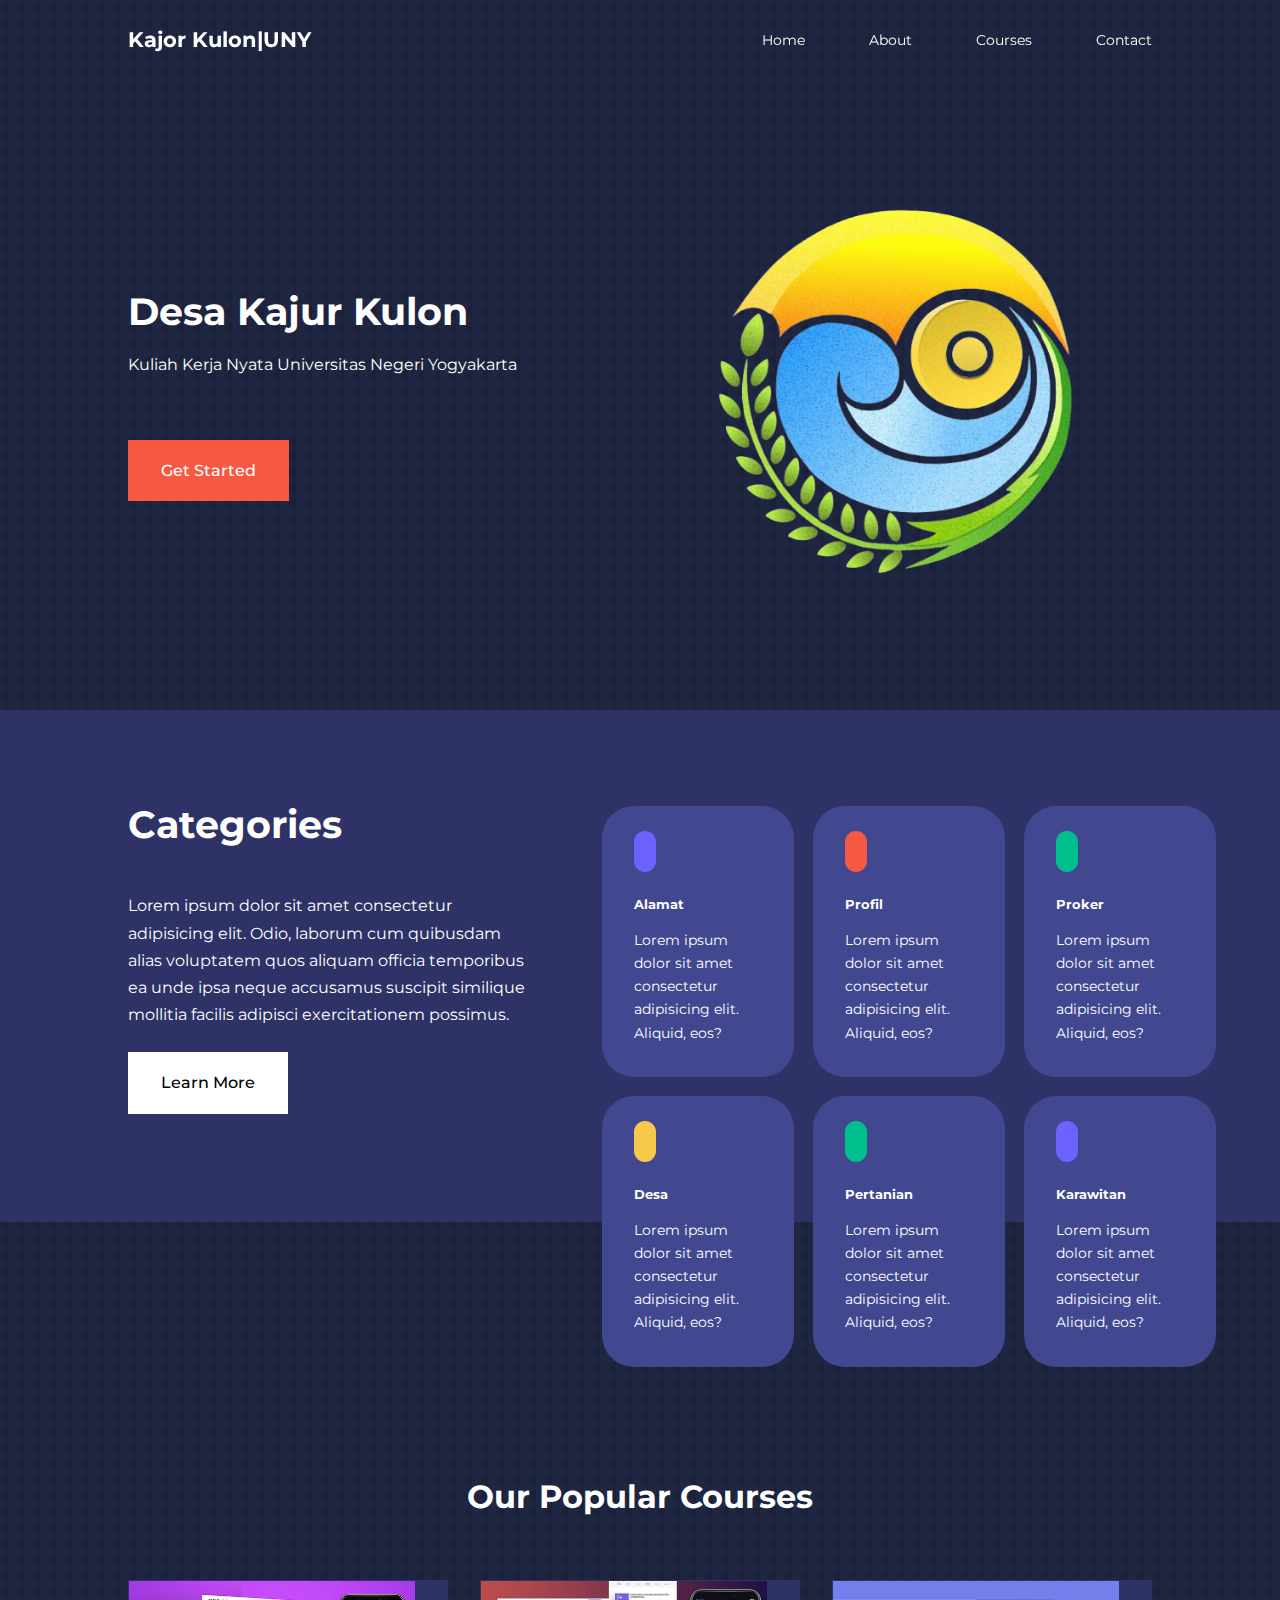
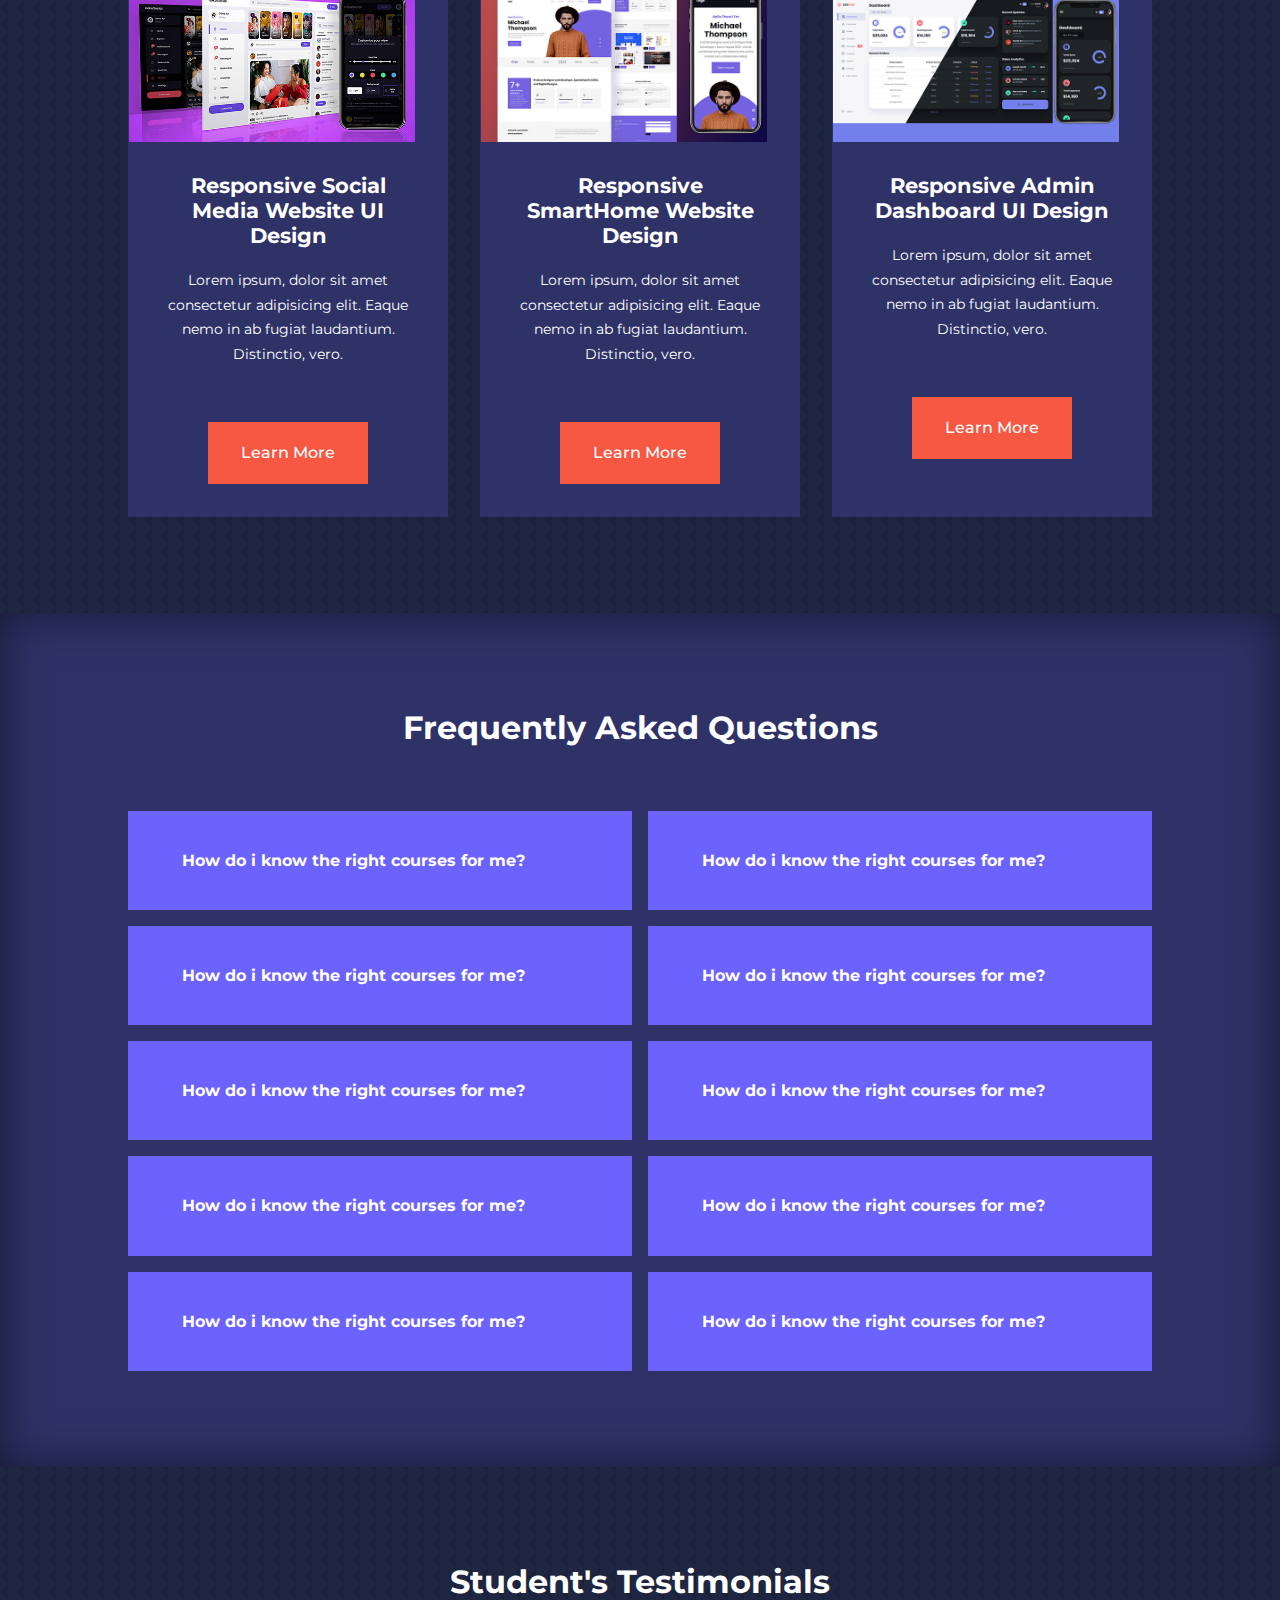
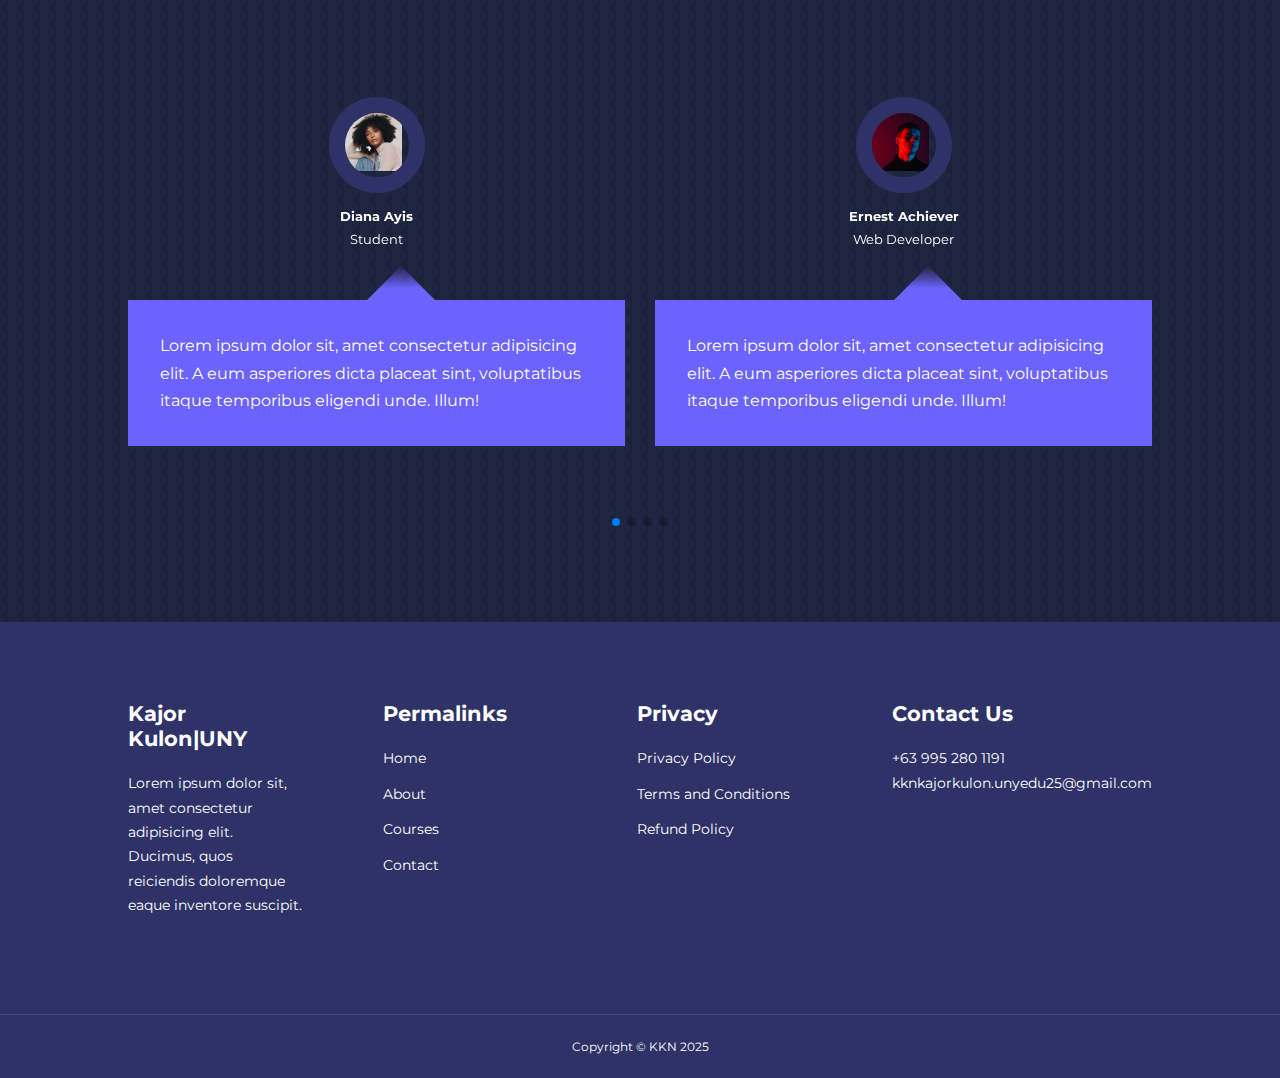
<file: index.html>
<!DOCTYPE html>
<html lang="en">

<head>
    <meta charset="UTF-8">
    <meta name="viewport" content="width=device-width, initial-scale=1.0">
    <title>Responsive School Website via HTML CSS JS</title>
    <!-- Styles, Icons, Fonts, Animations -->
    <link rel="stylesheet" href="./css/style.css">
    <link rel="stylesheet" href="https://unicons.iconscout.com/release/v4.0.8/css/line.css">
    <link rel="preconnect" href="https://fonts.googleapis.com">
    <link rel="preconnect" href="https://fonts.gstatic.com" crossorigin>
    <link href="https://fonts.googleapis.com/css2?family=Montserrat:wght@400;500;600;700;800;900&display=swap"
        rel="stylesheet">
    <link rel="stylesheet" href="https://cdn.jsdelivr.net/npm/swiper@10/swiper-bundle.min.css" />
    <style>
        body {
            background-image: url("./images/bg-texture.png");
        }
    </style>
</head>

<body>
    <nav>
        <div class="container nav__container">
            <a href="">
                <h4>Kajor Kulon|UNY</h4>
            </a>
            <ul class="nav__menu">
                <li><a href="index.html">Home</a></li>
                <li><a href="about.html">About</a></li>
                <li><a href="courses.html">Courses</a></li>
                <li><a href="contact.html">Contact</a></li>
            </ul>
            <button id="open-menu-btn" ><i class="uil uil-bars"></i></button>
            <button id="close-menu-btn"><i class="uil uil-multiply"></i></i></button>
        </div>
    </nav>
    <!-- end of navbar -->
    <header>
        <div class="container header__container">

            <div class="header__left">
                <h1>Desa Kajur Kulon</h1>
                <p>Kuliah Kerja Nyata Universitas Negeri Yogyakarta</p>
                <a href="courses.html" class="btn btn-primary">Get Started</a>
            </div>

            <div class="header__right">
                <div class="header__right-image">
                    <img src="./images/WhatsApp_Image_2025-05-11_at_19.53.37-removebg-preview.png" alt="header-banner">
                </div>
            </div>
            
        </div>
    </header>
    <!-- end of header -->

    <section class="categories">
        <div class="container categories__container">
            <div class="categories-left">
                <h1>Categories</h1>
                <p>Lorem ipsum dolor sit amet consectetur adipisicing elit. Odio, laborum cum quibusdam alias voluptatem quos aliquam officia temporibus ea unde ipsa neque accusamus suscipit similique mollitia facilis adipisci exercitationem possimus.</p>
                <a href="#" class="btn">Learn More</a>
            </div>

            <div class="categories__right">

                <article class="category">
                    <span class="category__icon"><i class="uil uil-html5-alt"></i></span>
                    <h5>Alamat</h5>
                    <p>Lorem ipsum dolor sit amet consectetur adipisicing elit. Aliquid, eos?</p>
                </article>

                <article class="category">
                    <span class="category__icon"><i class="uil uil-css3-simple"></i></span>
                    <h5>Profil</h5>
                    <p>Lorem ipsum dolor sit amet consectetur adipisicing elit. Aliquid, eos?</p>
                </article>

                <article class="category">
                    <span class="category__icon"><i class="uil uil-java-script"></i></span>
                    <h5>Proker</h5>
                    <p>Lorem ipsum dolor sit amet consectetur adipisicing elit. Aliquid, eos?</p>
                </article>

                <article class="category">
                    <span class="category__icon"><i class="uil uil-react"></i></span>
                    <h5>Desa</h5>
                    <p>Lorem ipsum dolor sit amet consectetur adipisicing elit. Aliquid, eos?</p>
                </article>

                <article class="category">
                    <span class="category__icon"><i class="uil uil-browser"></i></i></span>
                    <h5>Pertanian</h5>
                    <p>Lorem ipsum dolor sit amet consectetur adipisicing elit. Aliquid, eos?</p>
                </article>

                <article class="category">
                    <span class="category__icon"><i class="uil uil-step-forward"></i></span>
                    <h5>Karawitan</h5>
                    <p>Lorem ipsum dolor sit amet consectetur adipisicing elit. Aliquid, eos?</p>
                </article>
            </div>
        </div>
    </section>
    <!-- end of categories -->

    <section class="courses">
        <h2>Our Popular Courses</h2>
        <div class="container courses__container">

            <article class="course">
                <div class="course__image">
                    <img src="./images/course1.jpg" alt="course1">
                </div>
                <div class="course__info">
                    <h4>Responsive Social Media Website UI Design</h4>
                    <p>Lorem ipsum, dolor sit amet consectetur adipisicing elit. Eaque nemo in ab fugiat laudantium.
                        Distinctio, vero.</p>
                    <a href="courses.html" class="btn btn-primary">Learn More</a>
                </div>
            </article>

            <article class="course">
                <div class="course__image">
                    <img src="./images/course2.jpg" alt="course1">
                </div>
                <div class="course__info">
                    <h4>Responsive SmartHome Website Design</h4>
                    <p>Lorem ipsum, dolor sit amet consectetur adipisicing elit. Eaque nemo in ab fugiat laudantium.
                        Distinctio, vero.</p>
                    <a href="courses.html" class="btn btn-primary">Learn More</a>
                </div>
            </article>

            <article class="course">
                <div class="course__image">
                    <img src="./images/course3.jpg" alt="course1">
                </div>
                <div class="course__info">
                    <h4>Responsive Admin Dashboard UI Design</h4>
                    <p>Lorem ipsum, dolor sit amet consectetur adipisicing elit. Eaque nemo in ab fugiat laudantium.
                        Distinctio, vero.</p>
                    <a href="courses.html" class="btn btn-primary">Learn More</a>
                </div>
            </article>
        </div>
    </section>
    <!-- end of courses section -->
    <section class="faqs">
        <h2>Frequently Asked Questions</h2>
        <div class="container faqs__container">

            <article class="faq">
                <div class="faq__icon"><i class="uil uil-plus"></i></div>
                <div class="question__answer">
                    <h4>How do i know the right courses for me?</h4>
                    <p>Lorem ipsum dolor, sit amet consectetur adipisicing elit. Repellendus praesentium quae dolores
                        culpa est maiores, molestias aspernatur. Itaque, voluptas iure. Magni fuga aliquam inventore
                        velit in ullam ducimus sapiente voluptates!</p>
                </div>
            </article>

            <article class="faq">
                <div class="faq__icon"><i class="uil uil-plus"></i></div>
                <div class="question__answer">
                    <h4>How do i know the right courses for me?</h4>
                    <p>Lorem ipsum dolor, sit amet consectetur adipisicing elit. Repellendus praesentium quae dolores
                        culpa est maiores, molestias aspernatur. Itaque, voluptas iure. Magni fuga aliquam inventore
                        velit in ullam ducimus sapiente voluptates!</p>
                </div>
            </article>

            <article class="faq">
                <div class="faq__icon"><i class="uil uil-plus"></i></div>
                <div class="question__answer">
                    <h4>How do i know the right courses for me?</h4>
                    <p>Lorem ipsum dolor, sit amet consectetur adipisicing elit. Repellendus praesentium quae dolores
                        culpa est maiores, molestias aspernatur. Itaque, voluptas iure. Magni fuga aliquam inventore
                        velit in ullam ducimus sapiente voluptates!</p>
                </div>
            </article>

            <article class="faq">
                <div class="faq__icon"><i class="uil uil-plus"></i></div>
                <div class="question__answer">
                    <h4>How do i know the right courses for me?</h4>
                    <p>Lorem ipsum dolor, sit amet consectetur adipisicing elit. Repellendus praesentium quae dolores
                        culpa est maiores, molestias aspernatur. Itaque, voluptas iure. Magni fuga aliquam inventore
                        velit in ullam ducimus sapiente voluptates!</p>
                </div>
            </article>

            <article class="faq">
                <div class="faq__icon"><i class="uil uil-plus"></i></div>
                <div class="question__answer">
                    <h4>How do i know the right courses for me?</h4>
                    <p>Lorem ipsum dolor, sit amet consectetur adipisicing elit. Repellendus praesentium quae dolores
                        culpa est maiores, molestias aspernatur. Itaque, voluptas iure. Magni fuga aliquam inventore
                        velit in ullam ducimus sapiente voluptates!</p>
                </div>
            </article>

            <article class="faq">
                <div class="faq__icon"><i class="uil uil-plus"></i></div>
                <div class="question__answer">
                    <h4>How do i know the right courses for me?</h4>
                    <p>Lorem ipsum dolor, sit amet consectetur adipisicing elit. Repellendus praesentium quae dolores
                        culpa est maiores, molestias aspernatur. Itaque, voluptas iure. Magni fuga aliquam inventore
                        velit in ullam ducimus sapiente voluptates!</p>
                </div>
            </article>

            <article class="faq">
                <div class="faq__icon"><i class="uil uil-plus"></i></div>
                <div class="question__answer">
                    <h4>How do i know the right courses for me?</h4>
                    <p>Lorem ipsum dolor, sit amet consectetur adipisicing elit. Repellendus praesentium quae dolores
                        culpa est maiores, molestias aspernatur. Itaque, voluptas iure. Magni fuga aliquam inventore
                        velit in ullam ducimus sapiente voluptates!</p>
                </div>
            </article>

            <article class="faq">
                <div class="faq__icon"><i class="uil uil-plus"></i></div>
                <div class="question__answer">
                    <h4>How do i know the right courses for me?</h4>
                    <p>Lorem ipsum dolor, sit amet consectetur adipisicing elit. Repellendus praesentium quae dolores
                        culpa est maiores, molestias aspernatur. Itaque, voluptas iure. Magni fuga aliquam inventore
                        velit in ullam ducimus sapiente voluptates!</p>
                </div>
            </article>

            <article class="faq">
                <div class="faq__icon"><i class="uil uil-plus"></i></div>
                <div class="question__answer">
                    <h4>How do i know the right courses for me?</h4>
                    <p>Lorem ipsum dolor, sit amet consectetur adipisicing elit. Repellendus praesentium quae dolores
                        culpa est maiores, molestias aspernatur. Itaque, voluptas iure. Magni fuga aliquam inventore
                        velit in ullam ducimus sapiente voluptates!</p>
                </div>
            </article>

            <article class="faq">
                <div class="faq__icon"><i class="uil uil-plus"></i></div>
                <div class="question__answer">
                    <h4>How do i know the right courses for me?</h4>
                    <p>Lorem ipsum dolor, sit amet consectetur adipisicing elit. Repellendus praesentium quae dolores
                        culpa est maiores, molestias aspernatur. Itaque, voluptas iure. Magni fuga aliquam inventore
                        velit in ullam ducimus sapiente voluptates!</p>
                </div>
            </article>
        </div>
    </section>
    <!-- end of faq section -->
    <section class="container testimonials__container mySwiper">
        <h2>Student's Testimonials</h2>
        <div class="swiper-wrapper">

            <article class="testimonial swiper-slide">
                <div class="avatar">
                    <img src="./images/avatar1.jpg" alt="student-avatar">
                </div>
                <div class="testimonial__info">
                    <h5>Diana Ayis</h5>
                    <small>Student</small>
                </div>
                <div class="testimonial__body">
                    <p>
                        Lorem ipsum dolor sit, amet consectetur adipisicing elit. A eum asperiores dicta placeat sint,
                        voluptatibus itaque temporibus eligendi unde. Illum!
                    </p>
                </div>
            </article>

            <article class="testimonial swiper-slide">
                <div class="avatar">
                    <img src="./images/avatar2.jpg" alt="student-avatar">
                </div>
                <div class="testimonial__info">
                    <h5>Ernest Achiever</h5>
                    <small>Web Developer</small>
                </div>
                <div class="testimonial__body">
                    <p>
                        Lorem ipsum dolor sit, amet consectetur adipisicing elit. A eum asperiores dicta placeat sint,
                        voluptatibus itaque temporibus eligendi unde. Illum!
                    </p>
                </div>
            </article>

            <article class="testimonial swiper-slide">
                <div class="avatar">
                    <img src="./images/avatar3.jpg" alt="student-avatar">
                </div>
                <div class="testimonial__info">
                    <h5>Edem Quist</h5>
                    <small>Student</small>
                </div>
                <div class="testimonial__body">
                    <p>
                        Lorem ipsum dolor sit, amet consectetur adipisicing elit. A eum asperiores dicta placeat sint,
                        voluptatibus itaque temporibus eligendi unde. Illum!
                    </p>
                </div>
            </article>

            <article class="testimonial swiper-slide">
                <div class="avatar">
                    <img src="./images/avatar4.jpg" alt="student-avatar">
                </div>
                <div class="testimonial__info">
                    <h5>Hajia Bintu</h5>
                    <small>Student</small>
                </div>
                <div class="testimonial__body">
                    <p>
                        Lorem ipsum dolor sit, amet consectetur adipisicing elit. A eum asperiores dicta placeat sint,
                        voluptatibus itaque temporibus eligendi unde. Illum!
                    </p>
                </div>
            </article>

            <article class="testimonial swiper-slide">
                <div class="avatar">
                    <img src="./images/avatar5.jpg" alt="student-avatar">
                </div>
                <div class="testimonial__info">
                    <h5>Jane Doe</h5>
                    <small>Student</small>
                </div>
                <div class="testimonial__body">
                    <p>
                        Lorem ipsum dolor sit, amet consectetur adipisicing elit. A eum asperiores dicta placeat sint,
                        voluptatibus itaque temporibus eligendi unde. Illum!
                    </p>
                </div>
            </article>
        </div>
        <div class="swiper-pagination"></div>
    </section>
    <!-- end of testimonial -->
    <footer>
        <div class="container footer__container">
            <div class="footer__1">
                <a href="index.html" class="footer__logo">
                    <h4>Kajor Kulon|UNY</h4>
                </a>
                <p>Lorem ipsum dolor sit, amet consectetur adipisicing elit. Ducimus, quos reiciendis doloremque eaque
                    inventore suscipit.</p>
            </div>

            <div class="footer__2">
                <h4>Permalinks</h4>
                <ul class="permalinks">
                    <li><a href="index.html">Home</a></li>
                    <li><a href="about.html">About</a></li>
                    <li><a href="courses.html">Courses</a></li>
                    <li><a href="contact.html">Contact</a></li>
                </ul>
            </div>

            <div class="footer__3">
                <h4>Privacy</h4>
                <ul class="privacy">
                    <li><a href="#">Privacy Policy</a></li>
                    <li><a href="#">Terms and Conditions</a></li>
                    <li><a href="#">Refund Policy</a></li>
                </ul>
            </div>

            <div class="footer__4">
                <h4>Contact Us</h4>
                <div>
                    <p>+63 995 280 1191</p>
                    <li><a href="https://www.kknkajorkulon.unyedu25@gmail.com"><p>kknkajorkulon.unyedu25@gmail.com</p></a></Li>
                </div>
                <ul class="footer__socials">
                    <li><a href=""><i class="uil uil-facebook-f"></i></a></li>
                    <li><a href="https://www.instagram.com/lentera.kajor?igsh=N3NucTE1eDBsNXg3"><i class="uil uil-instagram-alt"></i></a></li>
                    <li><a href=""><i class="uil uil-twitter"></i></a></li>
                    <li><a href=""><i class="uil uil-youtube"></i></a></li>
                </ul>
            </div>      
        </div>
        <div class="footer__copyright">
            <small>Copyright &copy; KKN 2025</small>
        </div>  
    </footer>
    <!-- end of footer -->

    <script src="main.js"></script>
    <!-- swiper -->
    <script src="https://cdn.jsdelivr.net/npm/swiper@10/swiper-bundle.min.js"></script>
    <script>
        var swiper = new Swiper(".mySwiper", {
            slidesPerView: 1,
            spaceBetween: 30,
            pagination: {
                el: ".swiper-pagination",
                clickable: true,
            },
            // responsive
            breakpoints: {
                600: {
                    slidesPerView: 2
                }
            }
        });

    </script>
</body>

</html>
</file>
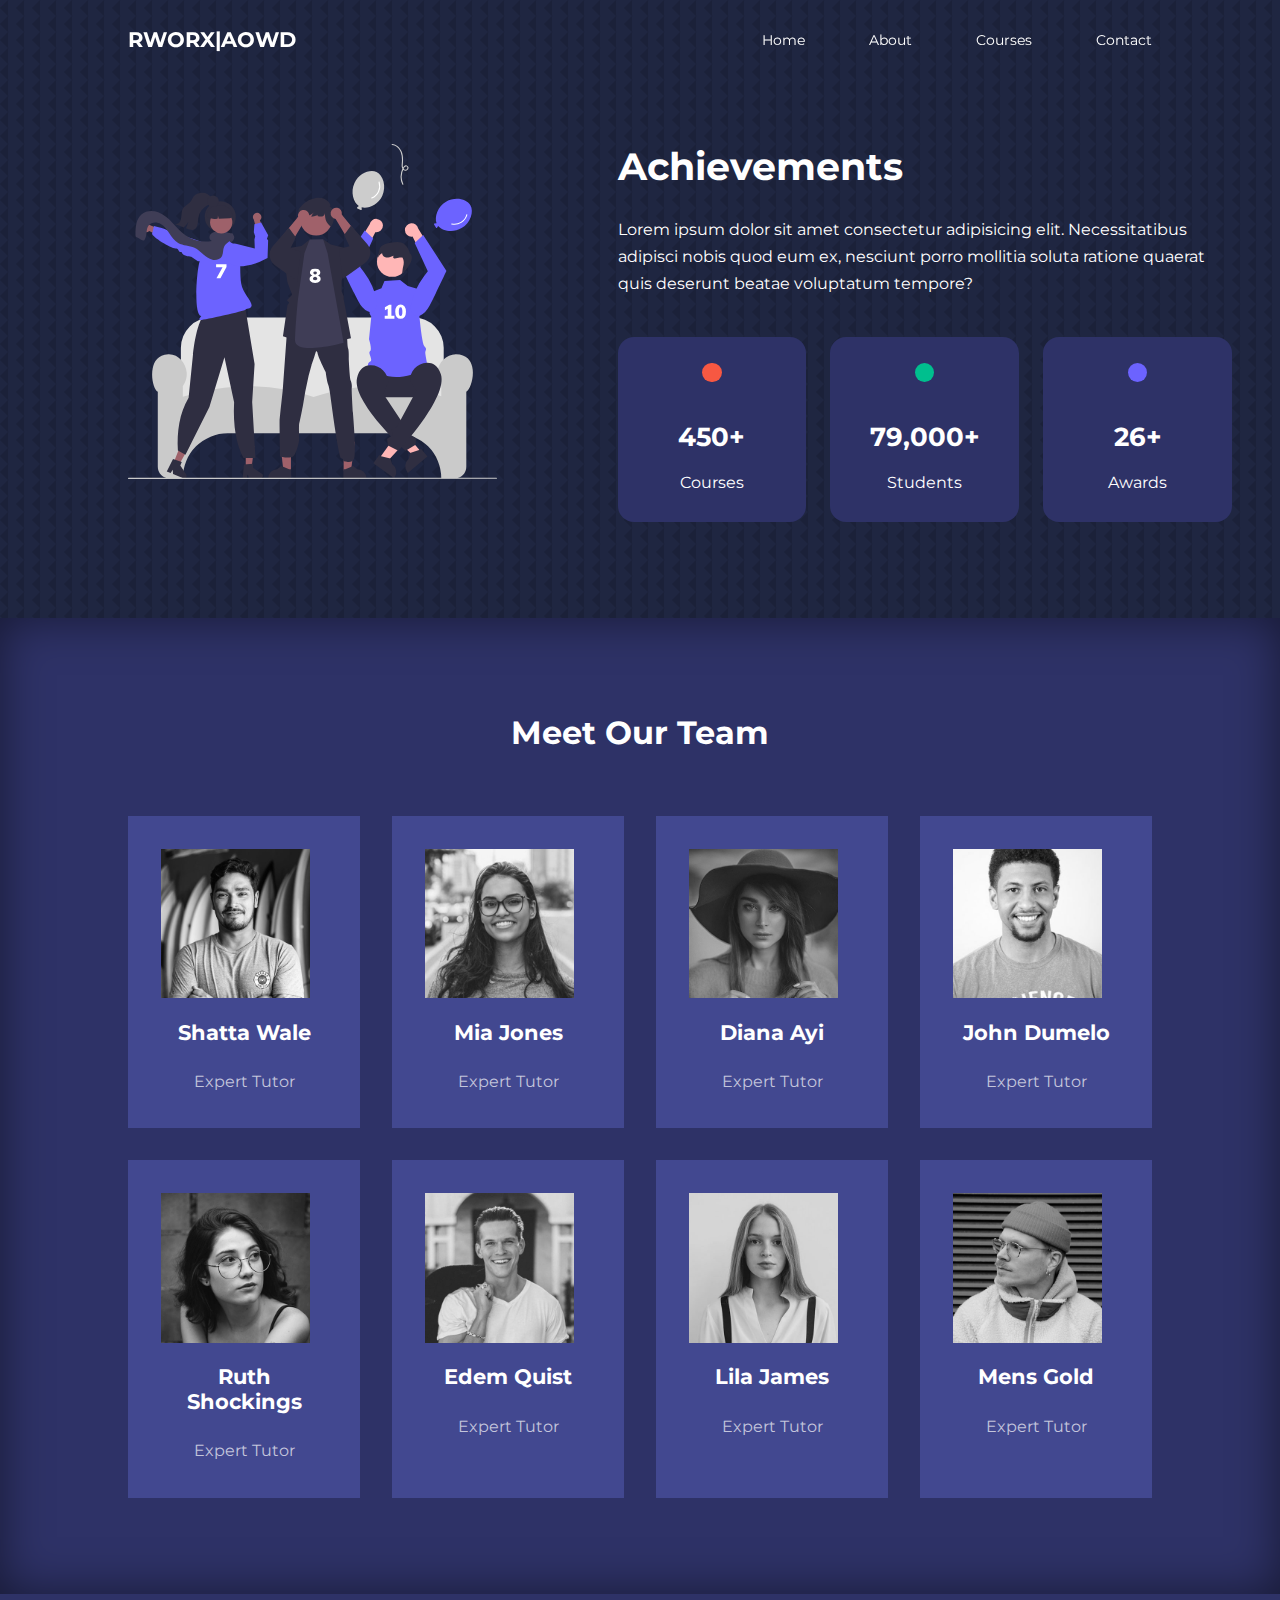
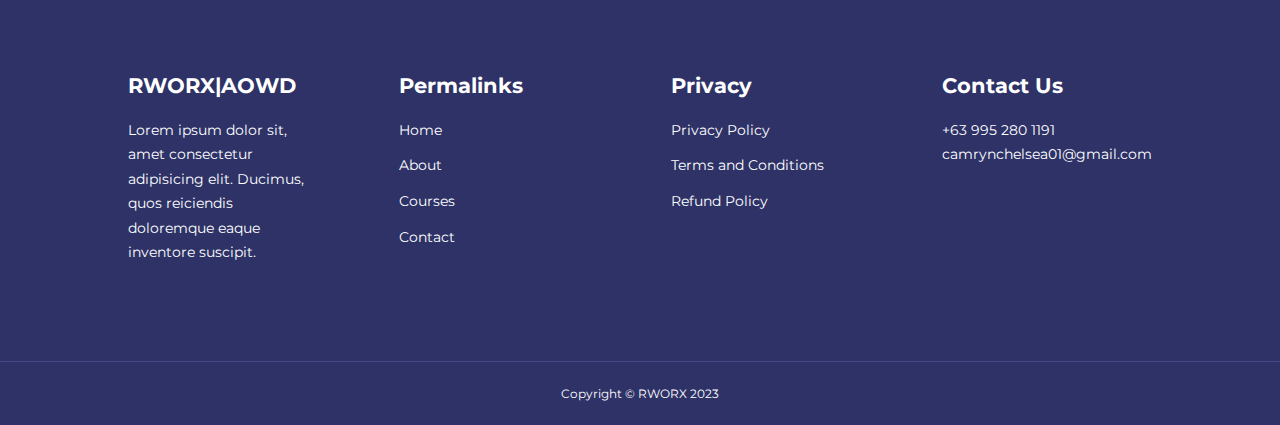
<file: about.html>
<!DOCTYPE html>
<html lang="en">

<head>
    <meta charset="UTF-8">
    <meta name="viewport" content="width=device-width, initial-scale=1.0">
    <title>Responsive School Website via HTML CSS JS</title>
    <!-- Styles, Icons, Fonts, Animations -->
    <link rel="stylesheet" href="./css/style.css">
    <link rel="stylesheet" href="./css/about.css">
    <link rel="stylesheet" href="https://unicons.iconscout.com/release/v4.0.8/css/line.css">
    <link rel="preconnect" href="https://fonts.googleapis.com">
    <link rel="preconnect" href="https://fonts.gstatic.com" crossorigin>
    <link href="https://fonts.googleapis.com/css2?family=Montserrat:wght@400;500;600;700;800;900&display=swap"
        rel="stylesheet">
    <style>
        body {
            background-image: url("./images/bg-texture.png");
        }
    </style>
</head>

<body>
    <nav>
        <div class="container nav__container">
            <a href="">
                <h4>RWORX|AOWD</h4>
            </a>
            <ul class="nav__menu">
                <li><a href="index.html">Home</a></li>
                <li><a href="about.html">About</a></li>
                <li><a href="courses.html">Courses</a></li>
                <li><a href="contact.html">Contact</a></li>
            </ul>
            <button id="open-menu-btn"><i class="uil uil-bars"></i></button>
            <button id="close-menu-btn"><i class="uil uil-multiply"></i></i></button>
        </div>
    </nav>
    <!-- end of navbar -->

    <section class="about__achievements">
        <div class="container about__achievements-container">

            <div class="about__achievements-left">
                <img src="./images/about achievements.svg" alt="about-image">
            </div>

            <div class="about__achievements-right">
                <h1>Achievements</h1>
                <p>Lorem ipsum dolor sit amet consectetur adipisicing elit. Necessitatibus adipisci nobis quod eum ex,
                    nesciunt porro mollitia soluta ratione quaerat quis deserunt beatae voluptatum tempore?</p>
                <div class="achievements__cards">

                    <article class="achievement__card">
                        <span class="achievement__icon">
                            <i class="uil uil-video"></i>
                        </span>
                        <h3>450+</h3>
                        <p>Courses</p>
                    </article>

                    <article class="achievement__card">
                        <span class="achievement__icon">
                            <i class="uil uil-users-alt"></i>
                        </span>
                        <h3>79,000+</h3>
                        <p>Students</p>
                    </article>

                    <article class="achievement__card">
                        <span class="achievement__icon">
                            <i class="uil uil-trophy"></i>
                        </span>
                        <h3>26+</h3>
                        <p>Awards</p>
                    </article>

                </div>
            </div>
        </div>
    </section>
    <!-- end of achievements -->

    <section class="team">
        <h2>Meet Our Team</h2>
        <div class="container team__container">

            <article class="team__member">
                <div class="team__member-image">
                    <img src="./images/tm1.jpg" alt="member-01">
                </div>
                <div class="team__member-info">
                    <h4>Shatta Wale</h4>
                    <p>Expert Tutor</p>
                </div>
                <div class="team__member-socials">
                    <a href="https://instagram.com" target="_blank"><i class="uil uil-instagram"></i></a>
                    <a href="https://twitter.com" target="_blank"><i class="uil uil-twitter-alt"></i></a>
                    <a href="https://linkedin.com" target="_blank"><i class="uil uil-linkedin-alt"></i></a>
                </div>
            </article>

            <article class="team__member">
                <div class="team__member-image">
                    <img src="./images/tm2.jpg" alt="member-01">
                </div>
                <div class="team__member-info">
                    <h4>Mia Jones</h4>
                    <p>Expert Tutor</p>
                </div>
                <div class="team__member-socials">
                    <a href="https://instagram.com" target="_blank"><i class="uil uil-instagram"></i></a>
                    <a href="https://twitter.com" target="_blank"><i class="uil uil-twitter-alt"></i></a>
                    <a href="https://linkedin.com" target="_blank"><i class="uil uil-linkedin-alt"></i></a>
                </div>
            </article>

            <article class="team__member">
                <div class="team__member-image">
                    <img src="./images/tm3.jpg" alt="member-01">
                </div>
                <div class="team__member-info">
                    <h4>Diana Ayi</h4>
                    <p>Expert Tutor</p>
                </div>
                <div class="team__member-socials">
                    <a href="https://instagram.com" target="_blank"><i class="uil uil-instagram"></i></a>
                    <a href="https://twitter.com" target="_blank"><i class="uil uil-twitter-alt"></i></a>
                    <a href="https://linkedin.com" target="_blank"><i class="uil uil-linkedin-alt"></i></a>
                </div>
            </article>

            <article class="team__member">
                <div class="team__member-image">
                    <img src="./images/tm4.jpg" alt="member-01">
                </div>
                <div class="team__member-info">
                    <h4>John Dumelo</h4>
                    <p>Expert Tutor</p>
                </div>
                <div class="team__member-socials">
                    <a href="https://instagram.com" target="_blank"><i class="uil uil-instagram"></i></a>
                    <a href="https://twitter.com" target="_blank"><i class="uil uil-twitter-alt"></i></a>
                    <a href="https://linkedin.com" target="_blank"><i class="uil uil-linkedin-alt"></i></a>
                </div>
            </article>

            <article class="team__member">
                <div class="team__member-image">
                    <img src="./images/tm5.jpg" alt="member-01">
                </div>
                <div class="team__member-info">
                    <h4>Ruth Shockings</h4>
                    <p>Expert Tutor</p>
                </div>
                <div class="team__member-socials">
                    <a href="https://instagram.com" target="_blank"><i class="uil uil-instagram"></i></a>
                    <a href="https://twitter.com" target="_blank"><i class="uil uil-twitter-alt"></i></a>
                    <a href="https://linkedin.com" target="_blank"><i class="uil uil-linkedin-alt"></i></a>
                </div>
            </article>

            <article class="team__member">
                <div class="team__member-image">
                    <img src="./images/tm6.jpg" alt="member-01">
                </div>
                <div class="team__member-info">
                    <h4>Edem Quist</h4>
                    <p>Expert Tutor</p>
                </div>
                <div class="team__member-socials">
                    <a href="https://instagram.com" target="_blank"><i class="uil uil-instagram"></i></a>
                    <a href="https://twitter.com" target="_blank"><i class="uil uil-twitter-alt"></i></a>
                    <a href="https://linkedin.com" target="_blank"><i class="uil uil-linkedin-alt"></i></a>
                </div>
            </article>

            <article class="team__member">
                <div class="team__member-image">
                    <img src="./images/tm7.jpg" alt="member-01">
                </div>
                <div class="team__member-info">
                    <h4>Lila James</h4>
                    <p>Expert Tutor</p>
                </div>
                <div class="team__member-socials">
                    <a href="https://instagram.com" target="_blank"><i class="uil uil-instagram"></i></a>
                    <a href="https://twitter.com" target="_blank"><i class="uil uil-twitter-alt"></i></a>
                    <a href="https://linkedin.com" target="_blank"><i class="uil uil-linkedin-alt"></i></a>
                </div>
            </article>

            <article class="team__member">
                <div class="team__member-image">
                    <img src="./images/tm8.jpg" alt="member-01">
                </div>
                <div class="team__member-info">
                    <h4>Mens Gold</h4>
                    <p>Expert Tutor</p>
                </div>
                <div class="team__member-socials">
                    <a href="https://instagram.com" target="_blank"><i class="uil uil-instagram"></i></a>
                    <a href="https://twitter.com" target="_blank"><i class="uil uil-twitter-alt"></i></a>
                    <a href="https://linkedin.com" target="_blank"><i class="uil uil-linkedin-alt"></i></a>
                </div>
            </article>
        </div>
    </section>
    <!-- end of members -->

    <footer>
        <div class="container footer__container">
            <div class="footer__1">
                <a href="index.html" class="footer__logo">
                    <h4>RWORX|AOWD</h4>
                </a>
                <p>Lorem ipsum dolor sit, amet consectetur adipisicing elit. Ducimus, quos reiciendis doloremque eaque
                    inventore suscipit.</p>
            </div>

            <div class="footer__2">
                <h4>Permalinks</h4>
                <ul class="permalinks">
                    <li><a href="index.html">Home</a></li>
                    <li><a href="about.html">About</a></li>
                    <li><a href="courses.html">Courses</a></li>
                    <li><a href="contact.html">Contact</a></li>
                </ul>
            </div>

            <div class="footer__3">
                <h4>Privacy</h4>
                <ul class="privacy">
                    <li><a href="#">Privacy Policy</a></li>
                    <li><a href="#">Terms and Conditions</a></li>
                    <li><a href="#">Refund Policy</a></li>
                </ul>
            </div>

            <div class="footer__4">
                <h4>Contact Us</h4>
                <div>
                    <p>+63 995 280 1191</p>
                    <p>camrynchelsea01@gmail.com</p>
                </div>
                <ul class="footer__socials">
                    <li><a href=""><i class="uil uil-facebook-f"></i></a></li>
                    <li><a href=""><i class="uil uil-instagram-alt"></i></a></li>
                    <li><a href=""><i class="uil uil-twitter"></i></a></li>
                    <li><a href=""><i class="uil uil-linkedin-alt"></i></a></li>
                </ul>
            </div>
        </div>
        <div class="footer__copyright">
            <small>Copyright &copy; RWORX 2023</small>
        </div>
    </footer>
    <!-- end of footer -->

    <script src="main.js"></script>

</body>

</html>
</file>
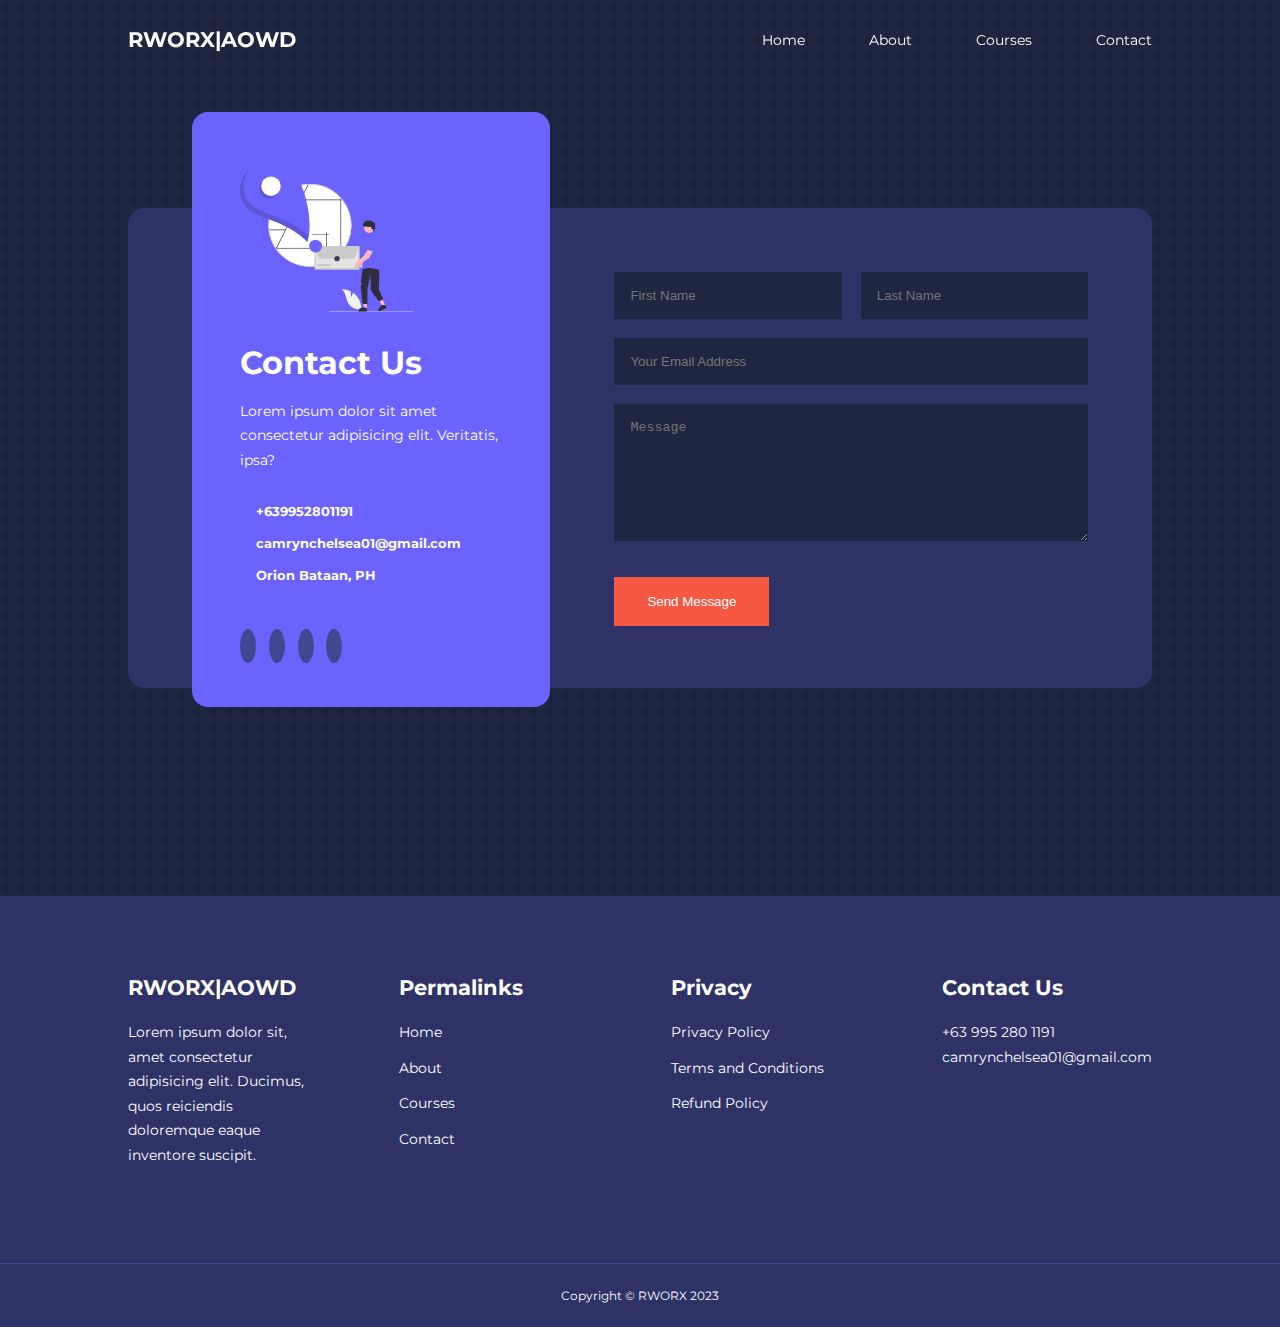
<file: contact.html>
<!DOCTYPE html>
<html lang="en">

<head>
    <meta charset="UTF-8">
    <meta name="viewport" content="width=device-width, initial-scale=1.0">
    <title>Responsive School Website via HTML CSS JS</title>
    <!-- Styles, Icons, Fonts, Animations -->
    <link rel="stylesheet" href="./css/style.css">
    <link rel="stylesheet" href="./css/contact.css">
    <link rel="stylesheet" href="https://unicons.iconscout.com/release/v4.0.8/css/line.css">
    <link rel="preconnect" href="https://fonts.googleapis.com">
    <link rel="preconnect" href="https://fonts.gstatic.com" crossorigin>
    <link href="https://fonts.googleapis.com/css2?family=Montserrat:wght@400;500;600;700;800;900&display=swap"
        rel="stylesheet">
    <style>
        body {
            background-image: url("./images/bg-texture.png");
        }
    </style>
</head>

<body>
    <nav>
        <div class="container nav__container">
            <a href="">
                <h4>RWORX|AOWD</h4>
            </a>
            <ul class="nav__menu">
                <li><a href="index.html">Home</a></li>
                <li><a href="about.html">About</a></li>
                <li><a href="courses.html">Courses</a></li>
                <li><a href="contact.html">Contact</a></li>
            </ul>
            <button id="open-menu-btn"><i class="uil uil-bars"></i></button>
            <button id="close-menu-btn"><i class="uil uil-multiply"></i></i></button>
        </div>
    </nav>
    <!-- end of navbar -->

    <section class="contact">
        <div class="container contact__container">
            <aside class="contact__aside">
                <div class="aside__image">
                    <img src="./images/contact.svg" alt="aside-image">
                </div>
                <h2>Contact Us</h2>
                <p>Lorem ipsum dolor sit amet consectetur adipisicing elit. Veritatis, ipsa?</p>
                <ul class="contact__details">
                    <li>
                        <i class="uil uil-phone-times"></i>
                        <h5>+639952801191</h5>
                    </li>
                    <li>
                        <i class="uil uil-envelope"></i>
                        <h5>camrynchelsea01@gmail.com</h5>
                    </li>
                    <li>
                        <i class="uil uil-location-point"></i>
                        <h5>Orion Bataan, PH</h5>
                    </li>
                </ul>
                <ul class="contact__socials">
                    <li><a href="https://facebook.com/rbendillo"><i class="uil uil-facebook"></i></a></li>
                    <li><a href="https://instagram.com"><i class="uil uil-instagram"></i></a></li>
                    <li><a href="https://twitter.com"><i class="uil uil-twitter"></i></a></li>
                    <li><a href="https://linkedin.com"><i class="uil uil-linkedin-alt"></i></a></li>
                </ul>
            </aside>
            <!-- end of aside -->

            <form action="https://formspree.io/f/xzblbdjg" method="POST" class="contact__form">
                <div class="form__name">
                    <input type="text" name="First Name" placeholder="First Name" required>
                    <input type="text" name="Last Name" placeholder="Last Name" required>
                </div>
                <input type="email" name="Email Address" placeholder="Your Email Address" required>
                <textarea name="Message" rows="7" placeholder="Message" required></textarea>
                <button type="submit" class="btn btn-primary">Send Message</button>
            </form>
        </div>
    </section>



    <footer>
        <div class="container footer__container">
            <div class="footer__1">
                <a href="index.html" class="footer__logo">
                    <h4>RWORX|AOWD</h4>
                </a>
                <p>Lorem ipsum dolor sit, amet consectetur adipisicing elit. Ducimus, quos reiciendis doloremque eaque
                    inventore suscipit.</p>
            </div>

            <div class="footer__2">
                <h4>Permalinks</h4>
                <ul class="permalinks">
                    <li><a href="index.html">Home</a></li>
                    <li><a href="about.html">About</a></li>
                    <li><a href="courses.html">Courses</a></li>
                    <li><a href="contact.html">Contact</a></li>
                </ul>
            </div>

            <div class="footer__3">
                <h4>Privacy</h4>
                <ul class="privacy">
                    <li><a href="#">Privacy Policy</a></li>
                    <li><a href="#">Terms and Conditions</a></li>
                    <li><a href="#">Refund Policy</a></li>
                </ul>
            </div>

            <div class="footer__4">
                <h4>Contact Us</h4>
                <div>
                    <p>+63 995 280 1191</p>
                    <p>camrynchelsea01@gmail.com</p>
                </div>
                <ul class="footer__socials">
                    <li><a href=""><i class="uil uil-facebook-f"></i></a></li>
                    <li><a href=""><i class="uil uil-instagram-alt"></i></a></li>
                    <li><a href=""><i class="uil uil-twitter"></i></a></li>
                    <li><a href=""><i class="uil uil-linkedin-alt"></i></a></li>
                </ul>
            </div>
        </div>
        <div class="footer__copyright">
            <small>Copyright &copy; RWORX 2023</small>
        </div>
    </footer>
    <!-- end of footer -->

    <script src="main.js"></script>

</body>

</html>
</file>
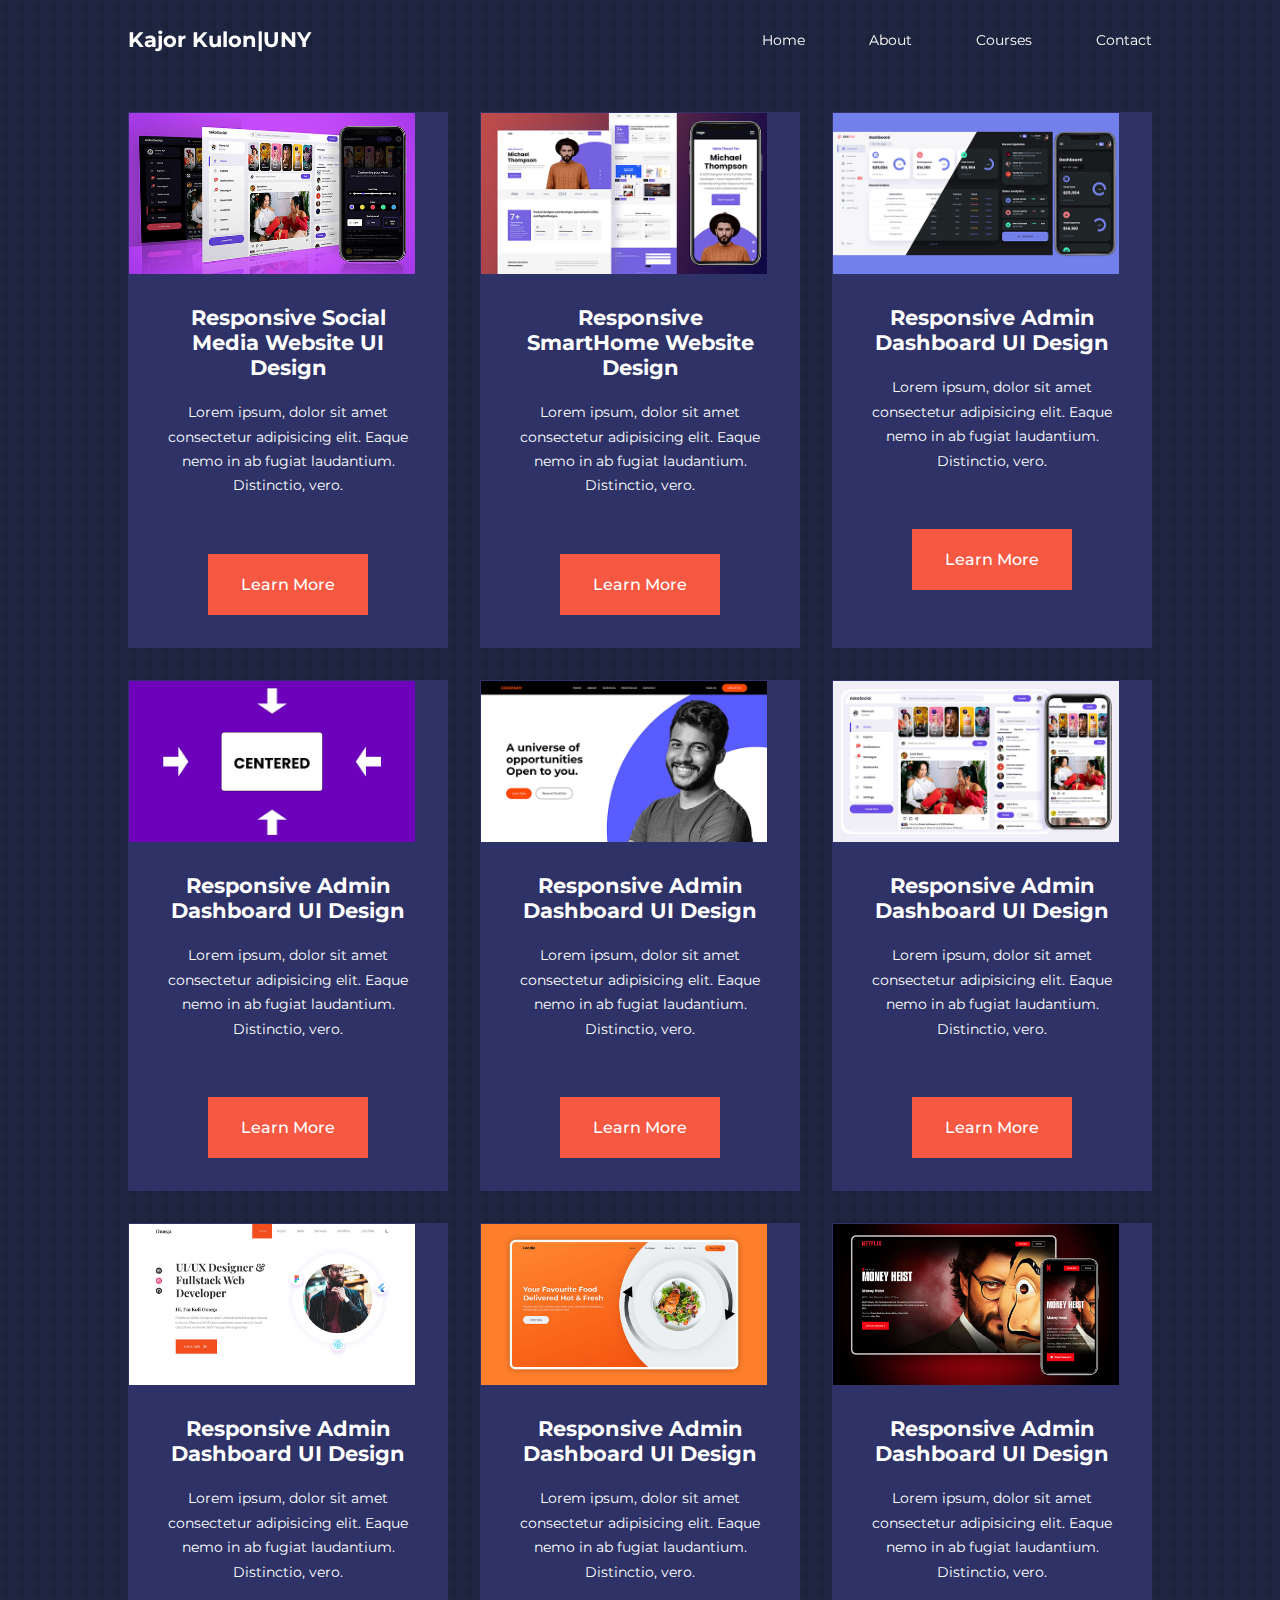
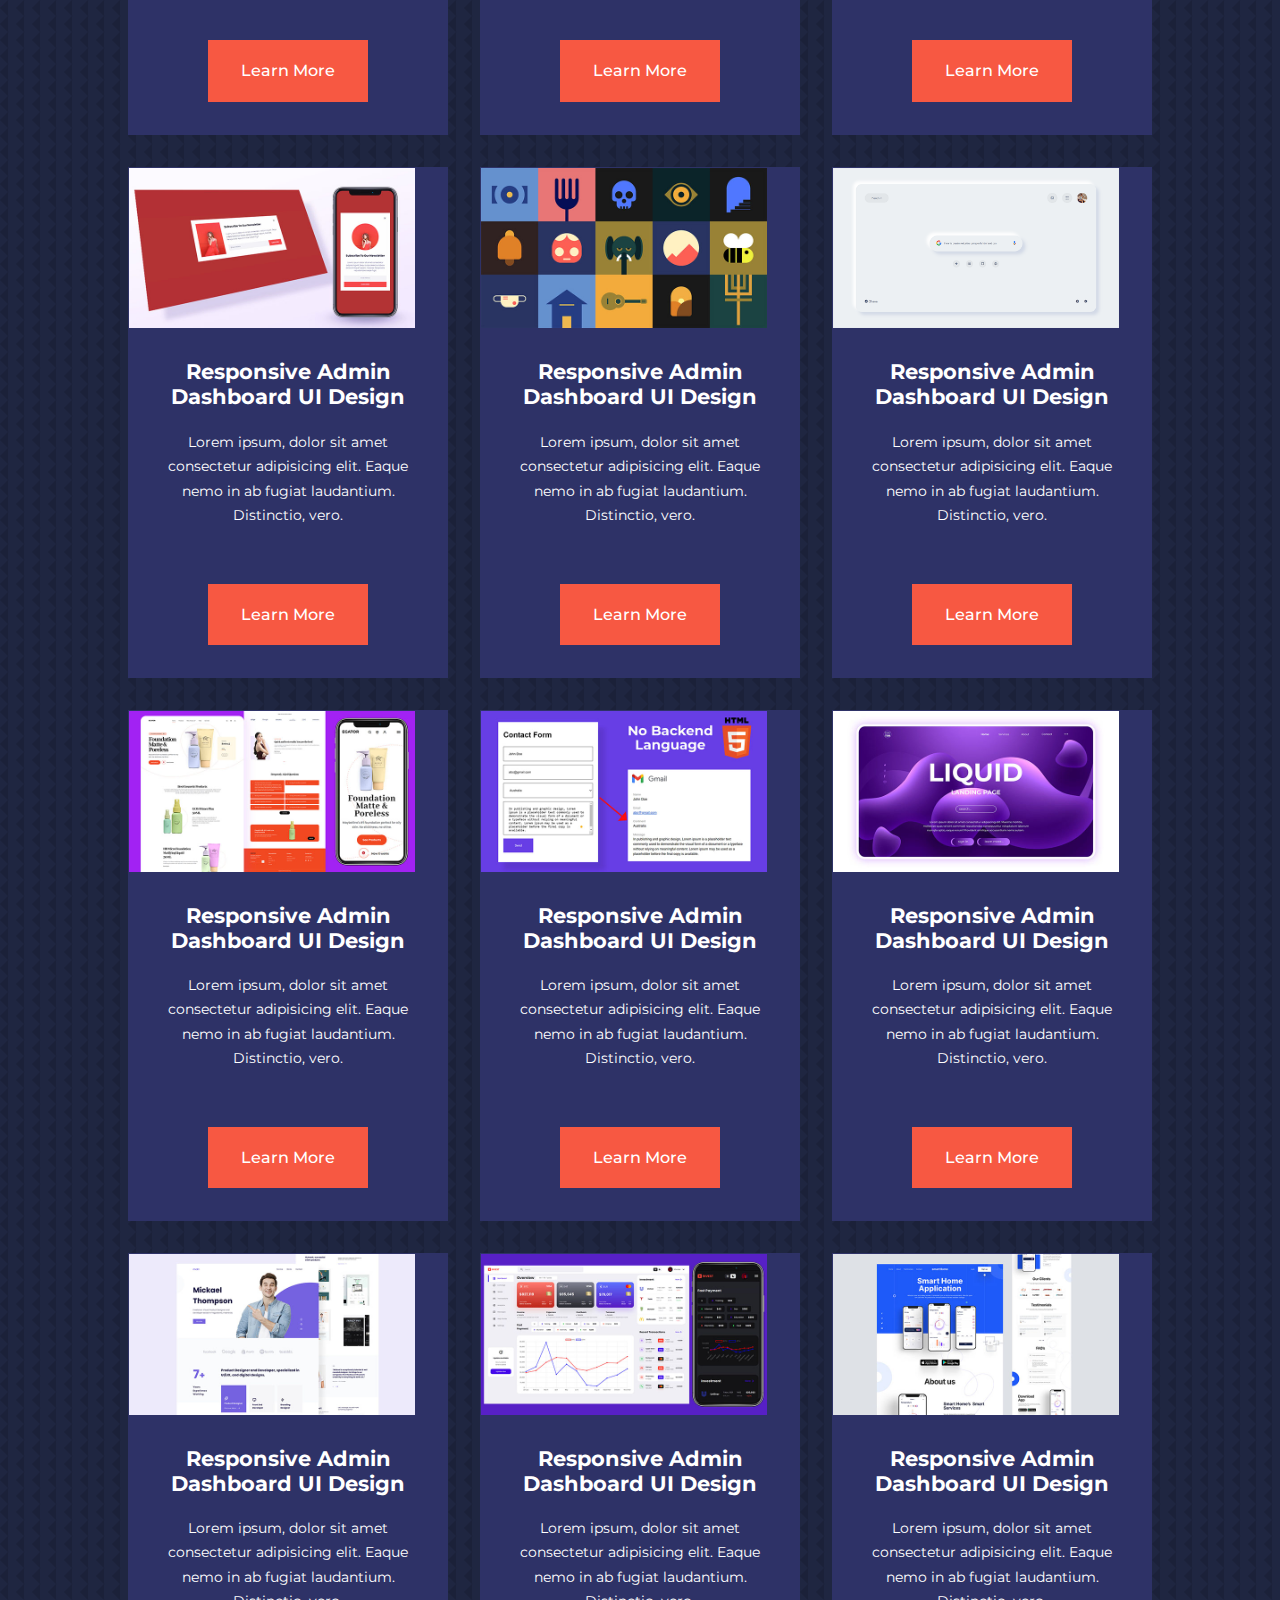
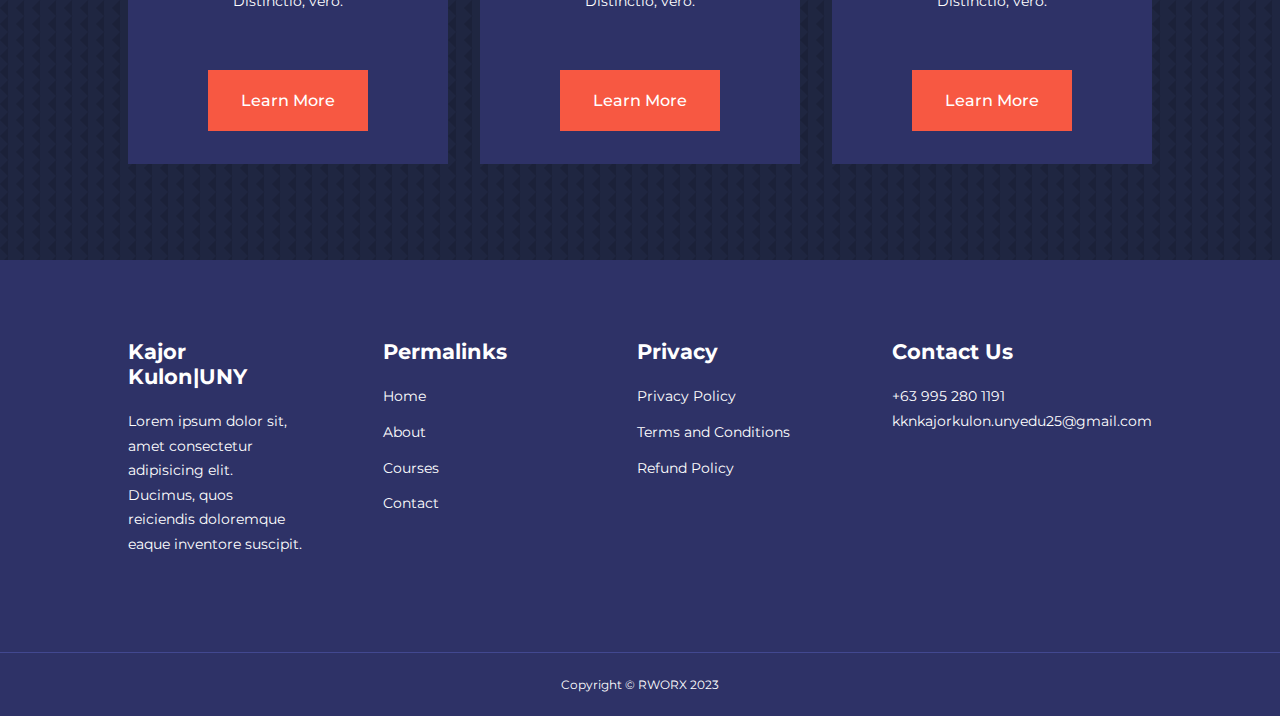
<file: courses.html>
<!DOCTYPE html>
<html lang="en">

<head>
    <meta charset="UTF-8">
    <meta name="viewport" content="width=device-width, initial-scale=1.0">
    <title>Responsive School kkn kajor kulon</title>
    <!-- Styles, Icons, Fonts, Animations -->
    <link rel="stylesheet" href="./css/style.css">
    <link rel="stylesheet" href="https://unicons.iconscout.com/release/v4.0.8/css/line.css">
    <link rel="preconnect" href="https://fonts.googleapis.com">
    <link rel="preconnect" href="https://fonts.gstatic.com" crossorigin>
    <link href="https://fonts.googleapis.com/css2?family=Montserrat:wght@400;500;600;700;800;900&display=swap"
        rel="stylesheet">
    <style>
        body {
            background-image: url("./images/bg-texture.png");
        }
        .courses {
            margin-top: 1rem;
        }
    </style>
</head>

<body>
    <nav>
        <div class="container nav__container">
            <a href="">
                <h4>Kajor Kulon|UNY</h4>
            </a>
            <ul class="nav__menu">
                <li><a href="index.html">Home</a></li>
                <li><a href="about.html">About</a></li>
                <li><a href="courses.html">Courses</a></li>
                <li><a href="contact.html">Contact</a></li>
            </ul>
            <button id="open-menu-btn"><i class="uil uil-bars"></i></button>
            <button id="close-menu-btn"><i class="uil uil-multiply"></i></i></button>
        </div>
    </nav>
    <!-- end of navbar -->

    <section class="courses">
        <div class="container courses__container">

            <article class="course">
                <div class="course__image">
                    <img src="./images/course1.jpg" alt="course1">
                </div>
                <div class="course__info">
                    <h4>Responsive Social Media Website UI Design</h4>
                    <p>Lorem ipsum, dolor sit amet consectetur adipisicing elit. Eaque nemo in ab fugiat laudantium.
                        Distinctio, vero.</p>
                    <a href="courses.html" class="btn btn-primary">Learn More</a>
                </div>
            </article>

            <article class="course">
                <div class="course__image">
                    <img src="./images/course2.jpg" alt="course1">
                </div>
                <div class="course__info">
                    <h4>Responsive SmartHome Website Design</h4>
                    <p>Lorem ipsum, dolor sit amet consectetur adipisicing elit. Eaque nemo in ab fugiat laudantium.
                        Distinctio, vero.</p>
                    <a href="courses.html" class="btn btn-primary">Learn More</a>
                </div>
            </article>

            <article class="course">
                <div class="course__image">
                    <img src="./images/course3.jpg" alt="course1">
                </div>
                <div class="course__info">
                    <h4>Responsive Admin Dashboard UI Design</h4>
                    <p>Lorem ipsum, dolor sit amet consectetur adipisicing elit. Eaque nemo in ab fugiat laudantium.
                        Distinctio, vero.</p>
                    <a href="courses.html" class="btn btn-primary">Learn More</a>
                </div>
            </article>

            <article class="course">
                <div class="course__image">
                    <img src="./images/course4.jpg" alt="course1">
                </div>
                <div class="course__info">
                    <h4>Responsive Admin Dashboard UI Design</h4>
                    <p>Lorem ipsum, dolor sit amet consectetur adipisicing elit. Eaque nemo in ab fugiat laudantium.
                        Distinctio, vero.</p>
                    <a href="courses.html" class="btn btn-primary">Learn More</a>
                </div>
            </article>

            <article class="course">
                <div class="course__image">
                    <img src="./images/course5.jpg" alt="course1">
                </div>
                <div class="course__info">
                    <h4>Responsive Admin Dashboard UI Design</h4>
                    <p>Lorem ipsum, dolor sit amet consectetur adipisicing elit. Eaque nemo in ab fugiat laudantium.
                        Distinctio, vero.</p>
                    <a href="courses.html" class="btn btn-primary">Learn More</a>
                </div>
            </article>

            <article class="course">
                <div class="course__image">
                    <img src="./images/course6.jpg" alt="course1">
                </div>
                <div class="course__info">
                    <h4>Responsive Admin Dashboard UI Design</h4>
                    <p>Lorem ipsum, dolor sit amet consectetur adipisicing elit. Eaque nemo in ab fugiat laudantium.
                        Distinctio, vero.</p>
                    <a href="courses.html" class="btn btn-primary">Learn More</a>
                </div>
            </article>

            <article class="course">
                <div class="course__image">
                    <img src="./images/course7.jpg" alt="course1">
                </div>
                <div class="course__info">
                    <h4>Responsive Admin Dashboard UI Design</h4>
                    <p>Lorem ipsum, dolor sit amet consectetur adipisicing elit. Eaque nemo in ab fugiat laudantium.
                        Distinctio, vero.</p>
                    <a href="courses.html" class="btn btn-primary">Learn More</a>
                </div>
            </article>

            <article class="course">
                <div class="course__image">
                    <img src="./images/course8.jpg" alt="course1">
                </div>
                <div class="course__info">
                    <h4>Responsive Admin Dashboard UI Design</h4>
                    <p>Lorem ipsum, dolor sit amet consectetur adipisicing elit. Eaque nemo in ab fugiat laudantium.
                        Distinctio, vero.</p>
                    <a href="courses.html" class="btn btn-primary">Learn More</a>
                </div>
            </article>

            <article class="course">
                <div class="course__image">
                    <img src="./images/course9.jpg" alt="course1">
                </div>
                <div class="course__info">
                    <h4>Responsive Admin Dashboard UI Design</h4>
                    <p>Lorem ipsum, dolor sit amet consectetur adipisicing elit. Eaque nemo in ab fugiat laudantium.
                        Distinctio, vero.</p>
                    <a href="courses.html" class="btn btn-primary">Learn More</a>
                </div>
            </article>

            <article class="course">
                <div class="course__image">
                    <img src="./images/course10.jpg" alt="course1">
                </div>
                <div class="course__info">
                    <h4>Responsive Admin Dashboard UI Design</h4>
                    <p>Lorem ipsum, dolor sit amet consectetur adipisicing elit. Eaque nemo in ab fugiat laudantium.
                        Distinctio, vero.</p>
                    <a href="courses.html" class="btn btn-primary">Learn More</a>
                </div>
            </article>

            <article class="course">
                <div class="course__image">
                    <img src="./images/course11.jpg" alt="course1">
                </div>
                <div class="course__info">
                    <h4>Responsive Admin Dashboard UI Design</h4>
                    <p>Lorem ipsum, dolor sit amet consectetur adipisicing elit. Eaque nemo in ab fugiat laudantium.
                        Distinctio, vero.</p>
                    <a href="courses.html" class="btn btn-primary">Learn More</a>
                </div>
            </article>

            <article class="course">
                <div class="course__image">
                    <img src="./images/course12.jpg" alt="course1">
                </div>
                <div class="course__info">
                    <h4>Responsive Admin Dashboard UI Design</h4>
                    <p>Lorem ipsum, dolor sit amet consectetur adipisicing elit. Eaque nemo in ab fugiat laudantium.
                        Distinctio, vero.</p>
                    <a href="courses.html" class="btn btn-primary">Learn More</a>
                </div>
            </article>

            <article class="course">
                <div class="course__image">
                    <img src="./images/course13.jpg" alt="course1">
                </div>
                <div class="course__info">
                    <h4>Responsive Admin Dashboard UI Design</h4>
                    <p>Lorem ipsum, dolor sit amet consectetur adipisicing elit. Eaque nemo in ab fugiat laudantium.
                        Distinctio, vero.</p>
                    <a href="courses.html" class="btn btn-primary">Learn More</a>
                </div>
            </article>

            <article class="course">
                <div class="course__image">
                    <img src="./images/course14.jpg" alt="course1">
                </div>
                <div class="course__info">
                    <h4>Responsive Admin Dashboard UI Design</h4>
                    <p>Lorem ipsum, dolor sit amet consectetur adipisicing elit. Eaque nemo in ab fugiat laudantium.
                        Distinctio, vero.</p>
                    <a href="courses.html" class="btn btn-primary">Learn More</a>
                </div>
            </article>

            <article class="course">
                <div class="course__image">
                    <img src="./images/course15.jpg" alt="course1">
                </div>
                <div class="course__info">
                    <h4>Responsive Admin Dashboard UI Design</h4>
                    <p>Lorem ipsum, dolor sit amet consectetur adipisicing elit. Eaque nemo in ab fugiat laudantium.
                        Distinctio, vero.</p>
                    <a href="courses.html" class="btn btn-primary">Learn More</a>
                </div>
            </article>

            <article class="course">
                <div class="course__image">
                    <img src="./images/course16.jpg" alt="course1">
                </div>
                <div class="course__info">
                    <h4>Responsive Admin Dashboard UI Design</h4>
                    <p>Lorem ipsum, dolor sit amet consectetur adipisicing elit. Eaque nemo in ab fugiat laudantium.
                        Distinctio, vero.</p>
                    <a href="courses.html" class="btn btn-primary">Learn More</a>
                </div>
            </article>

            <article class="course">
                <div class="course__image">
                    <img src="./images/course17.jpg" alt="course1">
                </div>
                <div class="course__info">
                    <h4>Responsive Admin Dashboard UI Design</h4>
                    <p>Lorem ipsum, dolor sit amet consectetur adipisicing elit. Eaque nemo in ab fugiat laudantium.
                        Distinctio, vero.</p>
                    <a href="courses.html" class="btn btn-primary">Learn More</a>
                </div>
            </article>

            <article class="course">
                <div class="course__image">
                    <img src="./images/course18.jpg" alt="course1">
                </div>
                <div class="course__info">
                    <h4>Responsive Admin Dashboard UI Design</h4>
                    <p>Lorem ipsum, dolor sit amet consectetur adipisicing elit. Eaque nemo in ab fugiat laudantium.
                        Distinctio, vero.</p>
                    <a href="courses.html" class="btn btn-primary">Learn More</a>
                </div>
            </article>
        </div>
    </section>
    <!-- end of courses section -->

    <footer>
        <div class="container footer__container">
            <div class="footer__1">
                <a href="index.html" class="footer__logo">
                    <h4>Kajor Kulon|UNY</h4>
                </a>
                <p>Lorem ipsum dolor sit, amet consectetur adipisicing elit. Ducimus, quos reiciendis doloremque eaque
                    inventore suscipit.</p>
            </div>

            <div class="footer__2">
                <h4>Permalinks</h4>
                <ul class="permalinks">
                    <li><a href="index.html">Home</a></li>
                    <li><a href="about.html">About</a></li>
                    <li><a href="courses.html">Courses</a></li>
                    <li><a href="contact.html">Contact</a></li>
                </ul>
            </div>

            <div class="footer__3">
                <h4>Privacy</h4>
                <ul class="privacy">
                    <li><a href="#">Privacy Policy</a></li>
                    <li><a href="#">Terms and Conditions</a></li>
                    <li><a href="#">Refund Policy</a></li>
                </ul>
            </div>

            <div class="footer__4">
                <h4>Contact Us</h4>
                <div>
                    <p>+63 995 280 1191</p>
                    <li><a href="https://www.kknkajorkulon.unyedu25@gmail.com"><p>kknkajorkulon.unyedu25@gmail.com</p></a></Li>
                </div>
                <ul class="footer__socials">
                    <li><a href=""><i class="uil uil-facebook-f"></i></a></li>
                    <li><a href="https://www.instagram.com/lentera.kajor?igsh=N3NucTE1eDBsNXg3"><i class="uil uil-instagram-alt"></i></a></li>
                    <li><a href=""><i class="uil uil-twitter"></i></a></li>
                    <li><a href=""><i class="uil uil-youtube"></i></a></li>
                </ul>
            </div>
        </div>
        <div class="footer__copyright">
            <small>Copyright &copy; RWORX 2023</small>
        </div>
    </footer>
    <!-- end of footer -->

    <script src="main.js"></script>

</body>

</html>
</file>
<file: css/style.css>
/* html {
    scroll-behavior: smooth !important;
} */

* {
  margin: 0;
  padding: 0;
  border: 0;
  outline: 0;
  text-decoration: none;
  list-style: none;
  box-sizing: border-box;
}

:root {
  --color-primary: #6c63ff;
  --color-success: #00bf8e;
  --color-warning: #f7c94b;
  --color-danger: #f75842;
  --color-danger-variant: rgba(247, 88, 66, 0.4);
  --color-white: #fff;
  --color-light: rgba(255, 255, 255, 0.7);
  --color-black: #000;
  --color-bg: #1f2641;
  --color-bg1: #2e3267;
  --color-bg2: #424890;

  --container-width-lg: 80%;
  --container-width-md: 90%;
  --container-width-sm: 94%;

  --transition: all 400ms ease;
}

body {
  font-family: "Montserrat", sans-serif;
  line-height: 1.7;
  color: var(--color-white);
  background: var(--color-bg);
}

.container {
  width: var(--container-width-lg);
  margin: 0 auto;
}

section {
  padding: 6rem 0;
}

section h2 {
  text-align: center;
  margin-bottom: 4rem;
}

h1,
h2,
h3,
h4,
h5 {
  line-height: 1.2;
}

h1 {
  font-size: 2.4rem;
}

h2 {
  font-size: 2rem;
}

h3 {
  font-size: 1.6rem;
}

h4 {
  font-size: 1.3rem;
}

a {
  color: var(--color-white);
}

img {
  width: 90%;
  display: block;
  object-fit: cover;
}

.btn {
  display: inline-block;
  background: var(--color-white);
  color: var(--color-black);
  padding: 1rem 2rem;
  border: 1px solid transparent;
  font-weight: 500;
  transition: var(--transition);
  margin-top: 1.5rem;
}

.btn:hover {
  background: transparent;
  color: var(--color-white);
  border-color: var(--color-white);
}

.btn-primary {
  background: var(--color-danger);
  color: var(--color-white);
}

/* NavBar */

nav {
  background: transparent;
  width: 100vw;
  height: 5rem;
  position: fixed;
  top: 0;
  z-index: 11;
}

.window-scroll {
  background: var(--color-primary);
  box-shadow: 0 1rem 2rem rgba(0, 0, 0, 0.2);
}

.nav__container {
  height: 100%;
  display: flex;
  justify-content: space-between;
  align-items: center;
}

nav button {
  display: none;
}

.nav__menu {
  display: flex;
  align-items: center;
  gap: 4rem;
}

.nav__menu a {
  font-size: 0.9rem;
  transition: var(--transition);
}

.nav__menu a:hover {
  color: var(--color-bg2);
}

/* Header */
header {
  position: relative;
  top: 5rem;
  overflow: hidden;
  height: 70vh;
  margin-bottom: 5rem;
}

.header__container {
  display: grid;
  grid-template-columns: 1fr 1fr;
  align-items: center;
  gap: 5rem;
  height: 100%;
}

.header__left p {
  margin: 1rem 0 2.4rem;
}

/* Categories */
.categories {
  background: var(--color-bg1);
  height: 32rem;
}

.categories h1 {
  line-height: 1;
  margin-bottom: 3rem;
}

.categories__container {
  display: grid;
  grid-template-columns: 40% 60%;
  gap: 4rem;
}

.categories__left p {
  margin: 1rem 0 3rem;
}

.categories__right {
  display: grid;
  grid-template-columns: repeat(3, 1fr);
  gap: 1.2rem;
}

.category {
  background: var(--color-bg2);
  padding: 2rem;
  border-radius: 2rem;
  transition: var(--transition);
}

.category:hover {
  box-shadow: 0 3rem 3rem rgba(0, 0, 0, 0.3);
  z-index: 1;
}

.category:nth-child(2) .category__icon {
  background: var(--color-danger);
}

.category:nth-child(3) .category__icon {
  background: var(--color-success);
}

.category:nth-child(4) .category__icon {
  background: var(--color-warning);
}

.category:nth-child(5) .category__icon {
  background: var(--color-success);
}

.category:nth-child(6) .category__icon {
  background: var(--color-primary);
}

.category__icon {
  background: var(--color-primary);
  padding: 0.7rem;
  border-radius: 0.9rem;
}

.category h5 {
  margin: 2rem 0 1rem;
}

.category p {
  font-size: 0.85rem;
}

/* Popular Courses */
.courses {
  margin-top: 10rem;
}

.courses__container {
  display: grid;
  grid-template-columns: repeat(3, 1fr);
  gap: 2rem;
}

.course {
  background: var(--color-bg1);
  text-align: center;
  border: 1px solid transparent;
  transition: var(--transition);
}

.course:hover {
  background: transparent;
  border-color: var(--color-primary);
}

.course__info {
  padding: 2rem;
}

.course__info p {
  margin: 1.2rem 0 2rem;
  font-size: 0.9rem;
}

/* FAQs */
.faqs {
  background: var(--color-bg1);
  box-shadow: inset 0 0 3rem rgba(0, 0, 0, 0.5);
}

.faqs__container {
  display: grid;
  grid-template-columns: 1fr 1fr;
  gap: 1rem;
}

.faq {
  padding: 2rem;
  display: flex;
  align-items: center;
  gap: 1.4rem;
  height: fit-content;
  background: var(--color-primary);
  cursor: pointer;
}

.faq h4 {
  font-size: 1rem;
  line-height: 2.2;
}

.faq__icon {
  align-self: flex-start;
  font-size: 1.2rem;
}

.faq p {
  margin-top: 0.8rem;
  display: none;
}

.faq.open p {
  display: block;
}

/* Testimonials */
.testimonials__container {
  overflow-x: hidden;
  position: relative;
  margin-bottom: 5rem;
}

.testimonial {
  padding-top: 2rem;
}

.avatar {
  width: 6rem;
  height: 6rem;
  border-radius: 50%;
  overflow: hidden;
  margin: 0 auto 1rem;
  border: 1rem solid var(--color-bg1);
}

.testimonial__info {
  text-align: center;
}

.testimonial__body {
  background: var(--color-primary);
  padding: 2rem;
  margin-top: 3rem;
  position: relative;
}

.testimonial__body::before {
  content: "";
  display: block;
  background: linear-gradient(
    135deg,
    transparent,
    var(--color-primary),
    var(--color-primary),
    var(--color-primary)
  );
  width: 3rem;
  height: 3rem;
  position: absolute;
  left: 50%;
  top: -1.5rem;
  transform: rotate(45deg);
}

/* Footer */
footer {
  background: var(--color-bg1);
  padding-top: 5rem;
  font-size: 0.9rem;
}

.footer__container {
  display: grid;
  grid-template-columns: repeat(4, 1fr);
  gap: 5rem;
}

.footer__container > div h4 {
  margin-bottom: 1.2rem;
}

.footer__1 p {
  margin: 0 0 2rem;
}

footer ul li {
  margin-bottom: 0.7rem;
}

footer ul li a:hover {
  text-decoration: underline;
}

.footer__socials {
  display: flex;
  gap: 1rem;
  font-size: 1.2rem;
  margin-top: 2rem;
}

.footer__copyright {
  text-align: center;
  margin-top: 4rem;
  padding: 1.2rem 0;
  border-top: 1px solid var(--color-bg2);
}

/* Responsive Tablets */
@media screen and (max-width: 1024px) {
  .container {
    width: var(--container-width-md);
  }

  h1 {
    font-size: 2.2rem;
  }
  h2 {
    font-size: 1.7rem;
  }
  h3 {
    font-size: 1.4rem;
  }
  h4 {
    font-size: 1.2rem;
  }

  /* navbar */
  nav button {
    display: inline-block;
    background: transparent;
    font-size: 1.8rem;
    color: var(--color-white);
    cursor: pointer;
  }

  nav button#close-menu-btn {
    display: none;
  }

  .nav__menu {
    position: fixed;
    top: 5rem;
    right: 5%;
    height: fit-content;
    width: 18rem;
    flex-direction: column;
    gap: 0;
    display: none;
  }

  .nav__menu li {
    width: 100%;
    height: 5.8rem;
    animation: animateNavItems 400ms linear forwards;
    transform-origin: top right;
    opacity: 0;
  }

  .nav__menu li:nth-child(2) {
    animation-delay: 200ms;
  }
  .nav__menu li:nth-child(3) {
    animation-delay: 400ms;
  }
  .nav__menu li:nth-child(4) {
    animation-delay: 600ms;
  }

  @keyframes animateNavItems {
    0% {
      transform: rotateZ(-90deg) rotateX(90deg) scale(0.1);
    }

    100% {
      transform: rotateZ(0deg) rotateX(0) scale(1);
      opacity: 1;
    }
  }

  .nav__menu li a {
    background: var(--color-primary);
    box-shadow: -4rem 6rem 10rem rgba(0, 0, 0, 0.6);
    width: 100%;
    height: 100%;
    display: grid;
    place-items: center;
  }

  .nav__menu li a:hover {
    background: var(--color-bg2);
    color: var(--color-white);
  }

  /* header */
  header {
    height: 52vh;
    margin-bottom: 4rem;
  }

  .header__container {
    gap: 0;
    padding-bottom: 3rem;
  }

  /* categories */
  .categories {
    height: auto;
  }

  .categories__container {
    grid-template-columns: 1fr;
    gap: 3rem;
  }

  .categories__left {
    margin-right: 0;
  }

  /* popular courses */
  .courses {
    margin-top: 0;
  }

  .courses__container {
    grid-template-columns: 1fr 1fr;
  }

  /* faqs */
  .faqs__container {
    grid-template-columns: 1fr;
  }

  .faq {
    padding: 1.5rem;
  }

  /* footer */
  .footer__container {
    grid-template-columns: 1fr 1fr;
  }
}

/* Responsive Phones */
@media screen and (max-width: 600px) {
  .container {
    width: var(--container-width-sm);
  }

  /* navbar */
  .nav__menu {
    right: 3%;
  }

  /* header */
  header {
    height: 100vh;
  }

  .header__container {
    grid-template-columns: 1fr;
    text-align: center;
    margin-top: 0;
  }

  .header__left p {
    margin-bottom: 1.3rem;
  }

  /* categories */
  .categories__right {
    grid-template-columns: 1fr 1fr;
    gap: 0.7rem;
  }

  .category {
    padding: 1rem;
    border-radius: 1rem;
  }

  .category__icon {
    margin-top: 4px;
    display: inline-block;
  }

  /* courses */
  .courses__container {
    grid-template-columns: 1fr;
  }

  /* testimonials */
  .testimonial__body {
    padding: 1.2rem;
  }

  /* footer */
  .footer__container {
    grid-template-columns: 1fr;
    text-align: center;
    gap: 2rem;
  }

  .footer__1 p {
    margin: 1rem auto;
  }

  .footer__socials {
    justify-content: center;
  }
}
</file>
<file: css/about.css>
/* Achievements */
 .about__achievements {
    margin-top: 3rem;
 }

 .about__achievements-container {
    display: grid;
    grid-template-columns: 40% 60%;
    gap: 5rem;
 }

 .about__achievements-right > p {
    margin: 1.6rem 0 2.5rem;
 }

 .achievements__cards {
    display: grid;
    grid-template-columns: repeat(3, 1fr);
    gap: 1.5rem;
 }

 .achievement__card {
    background-color: var(--color-bg1);
    padding: 1.6rem;
    border-radius: 1rem;    
    text-align: center;
    transition: var(--transition);
 }

 .achievement__card:hover {
    background-color: var(--color-bg2);
    box-shadow: 0 3rem 3rem rgba(0, 0, 0, 0.3);
 }

 .achievement__card:nth-child(2) .achievement__icon {
    background: var(--color-success);
 }

 .achievement__card:nth-child(3) .achievement__icon {
    background: var(--color-primary);
 }

 .achievement__card p {
    margin-top: 1rem;
 }

 .achievement__icon {
    background: var(--color-danger);
    padding: 0.6rem;
    border-radius: 1rem;
    display: inline-block;
    margin-bottom: 2rem;
    font-size: 2rem;
 }

 /* Team */
 .team {
   background: var(--color-bg1);
   box-shadow: inset 0 0 3rem rgba(0, 0, 0, 0.5)
 }

 .team__container {
   display: grid;
   grid-template-columns: repeat(4,1fr);
   gap: 2rem;
 }

 .team__member {
   background: var(--color-bg2);
   padding: 2rem;
   border: 1px solid transparent;
   position: relative;
   overflow: hidden;
 }

 .team__member:hover {
   background: transparent;
   border-color: var(--color-primary);
 }

 .team__member-image img {
   filter: saturate(0);
   transition: var(--transition);
 }

 .team__member:hover img {
   filter: saturate(1);
 }

 .team__member-info * {
   text-align: center;
   margin-top: 1.4rem;
 }

 .team__member-info p {
   color: var(--color-light);
 }
 
 .team__member-socials {
   position: absolute;
   top: 50%;
   transform: translateY(-50%);
   right: -100%;
   display: flex;
   flex-direction: column;
   background: var(--color-primary);
   border-radius: 1rem 0 0 1rem;
   box-shadow: -2rem 0 2rem rgba(0, 0, 0, 0.3);
   transition: var(--transition);
 }

 .team__member:hover .team__member-socials {
   right: 0;
 }

 .team__member-socials a {
   padding: 1rem;
 }

 /* Responsive | Tablets */
 @media screen and (max-width: 1024px) {
   /* achievements */
   .about__achievements {
      margin-top: 2rem;
   }

   .about__achievements-container {
      grid-template-columns: 1fr;
      gap: 4rem;
   }

   .about__achievements-left {
      width: 80%;
      margin: 0 auto;
   }

   /* team members */
   .team__container {
      grid-template-columns: repeat(3, 1fr);
      gap: 1.5rem;
   }

   .team__member {
      padding: 1rem;
   }
 }

  /* Responsive | Mobile */
  @media screen and (max-width: 600px) {
   /* achievements */
   .achievements__cards {
      grid-template-columns: 1fr 1fr;
      gap: 0.7rem;
   }

   /* team members */
   .team__container {
      grid-template-columns: 1fr 1fr;
      gap: 0.7rem;
   }

   .team__member {
      padding: 0;
   }

   .team__member p {
      margin-bottom: 1.5rem;
   }
  }
</file>
<file: css/contact.css>
.contact__container {
    background: var(--color-bg1);
    padding: 4rem;
    display: grid;
    grid-template-columns: 40% 60%;
    gap: 4rem;
    height: 30rem;
    margin: 7rem auto;
    border-radius: 1rem;
}

/* aside */
.contact__aside {
    background: var(--color-primary);
    padding: 3rem;
    border-radius: 1rem;
    position: relative;
    bottom: 10rem;
}

.aside__image {
    width: 12rem;
    margin-bottom: 2rem;
}

.contact__aside h2 {
    text-align: left;
    margin-bottom: 1rem;
}

.contact__aside p {
    font-size: 0.9rem;
    margin-bottom: 2rem;
}

.contact__details li {
    display: flex;
    gap: 1rem;
    align-items: center;
    margin-bottom: 1rem;
}

.contact__socials {
    display: flex;
    gap: 0.8rem;
    margin-top: 3rem;
}

.contact__socials a {
    background: var(--color-bg2);
    padding: 0.5rem;
    border-radius: 50%;
    font-size: 0.9rem;
    transition: var(--transition);
}

.contact__socials a:hover {
    background: transparent;
}

/* form */
.contact__form {
    display: flex;
    flex-direction: column;
    gap: 1.2rem;
    margin-right: 4rem;
}

.form__name {
    display: flex;
    gap: 1.2rem;
}

.contact__form input[type="text"] {
    width: 50%;
}

input,
textarea {
    width: 100%;
    padding: 1rem;
    background: var(--color-bg);
    color: var(--color-white);
}

.contact__form .btn {
    width: max-content;
    margin-top: 1rem;
    cursor: pointer;
}

/* Responsive | Tablets */
@media screen and (max-width: 1024px) {
    .contact {
        padding-bottom: 0;
    }

    .contact__container {
        gap: 1.5rem;
        margin-top: 3rem;
        height: auto;
        padding: 1.5rem;
    }

    .contact__aside {
        width: auto;
        padding: 1.5rem;
        bottom: 0;
    }

    .contact__form {
        align-self: center;
        margin-right: 1.5rem;
    }
}

/* Responsive | Mobile */
@media screen and (max-width: 600px) {
    .contact__container {
        grid-template-columns: 1fr;
        gap: 3rem;
        margin-top: 0;
        padding: 0;
    }

    .contact__form {
        margin: 0 1.5rem 3rem;
    }

    .form__name {
        flex-direction: column;
    }

    .form__name input[type="text"] {
        width: 100%;
    }
}
</file>
